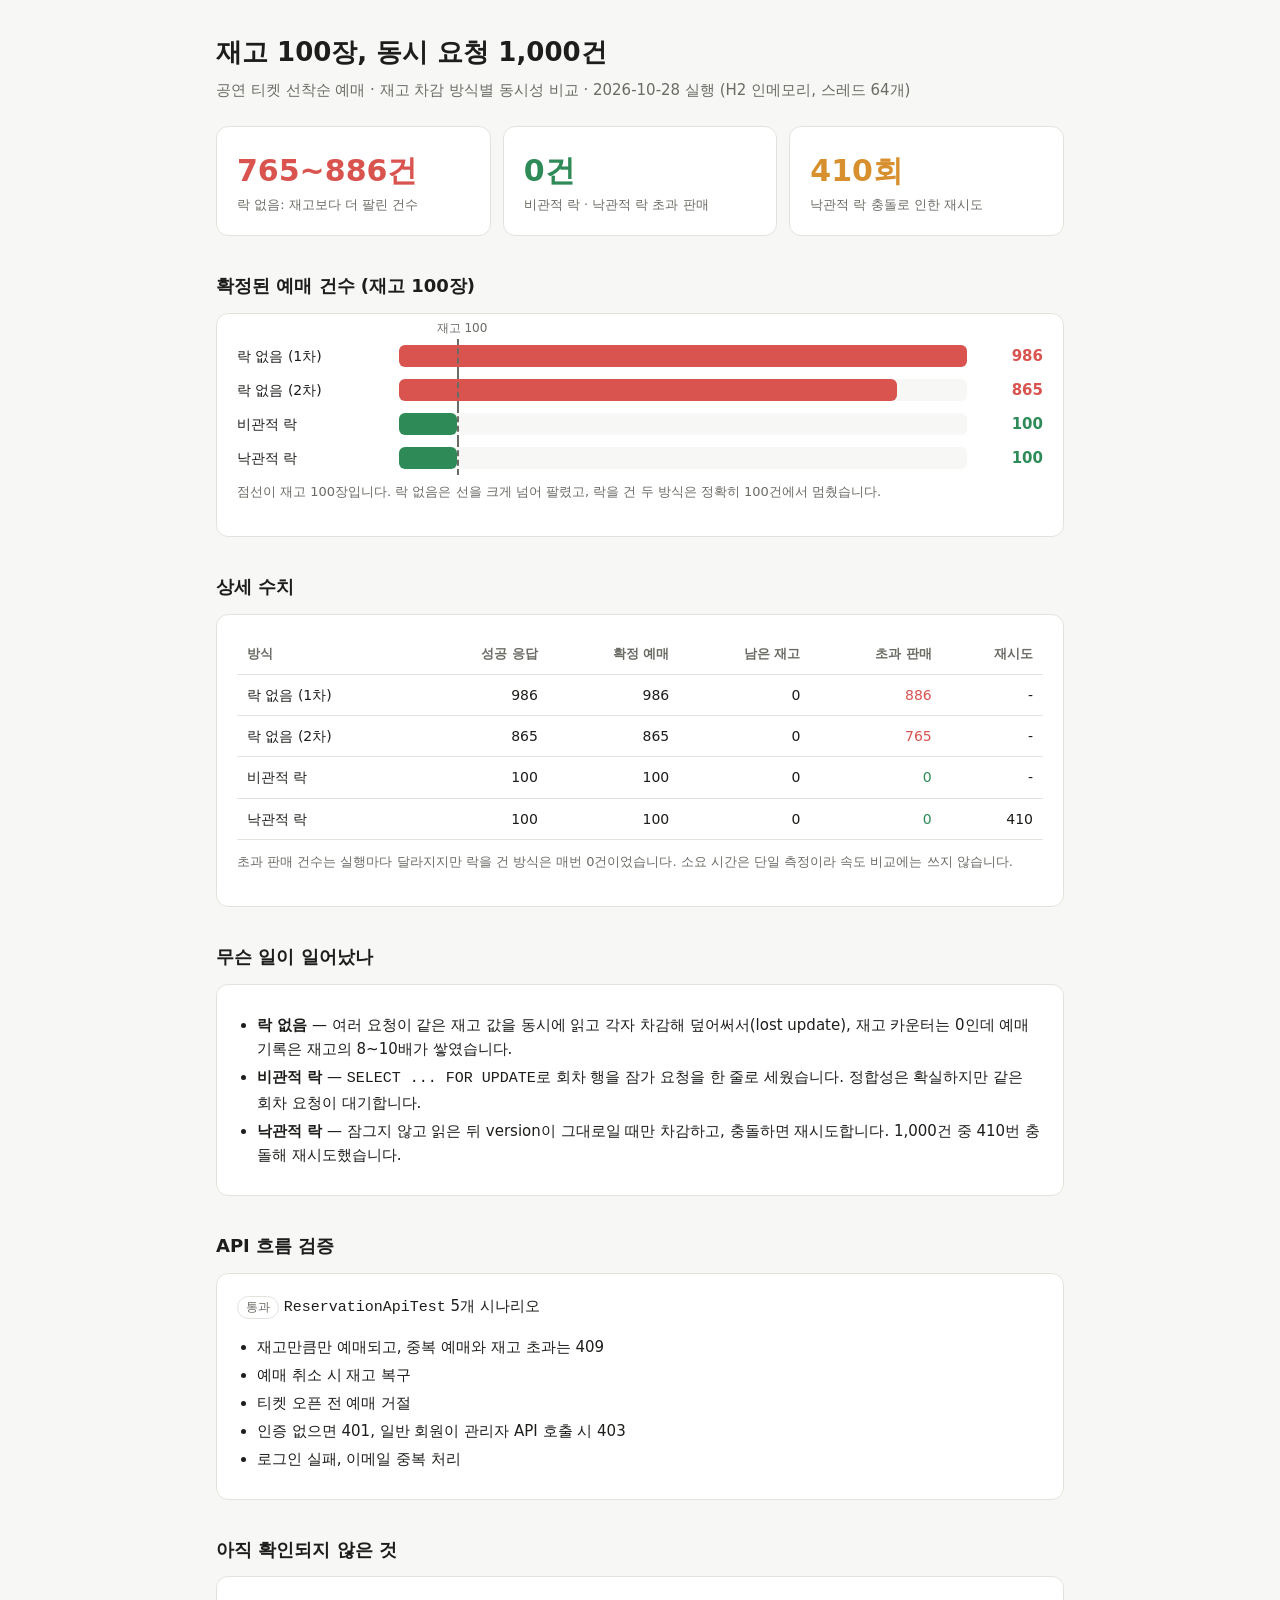
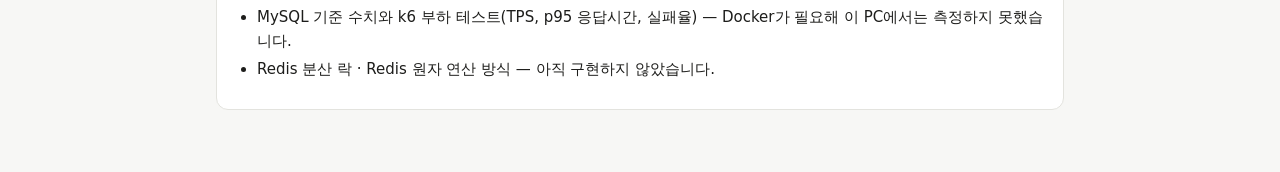
<file: docs/report.html>
<!doctype html>
<html lang="ko">
<head>
<meta charset="utf-8">
<meta name="viewport" content="width=device-width, initial-scale=1">
<title>Ticketing 동시성 결과</title>
<style>
  :root {
    --bg: #f7f7f5; --card: #ffffff; --text: #1d1d1b; --muted: #6b6b66; --line: #e3e3de;
    --bad: #d9534f; --good: #2e8b57; --warn: #d8902f; --accent: #3b6fd4;
  }
  @media (prefers-color-scheme: dark) {
    :root {
      --bg: #17181a; --card: #202225; --text: #ececea; --muted: #9a9a94; --line: #34363a;
      --bad: #ef7672; --good: #4fbf85; --warn: #e6a756; --accent: #7aa2f0;
    }
  }
  * { box-sizing: border-box; }
  body { margin: 0; background: var(--bg); color: var(--text);
         font: 15px/1.6 system-ui, -apple-system, "Segoe UI", "Malgun Gothic", sans-serif; }
  main { max-width: 880px; margin: 0 auto; padding: 32px 16px 64px; }
  h1 { font-size: 26px; margin: 0 0 4px; }
  h2 { font-size: 18px; margin: 36px 0 12px; }
  p.sub { color: var(--muted); margin: 0 0 24px; }
  .card { background: var(--card); border: 1px solid var(--line); border-radius: 12px; padding: 20px; }
  .kpis { display: grid; grid-template-columns: repeat(auto-fit, minmax(190px, 1fr)); gap: 12px; }
  .kpi .v { font-size: 30px; font-weight: 700; }
  .kpi .l { color: var(--muted); font-size: 13px; }
  .bad { color: var(--bad); } .good { color: var(--good); } .warn { color: var(--warn); }
  .bar-row { display: grid; grid-template-columns: 150px 1fr 64px; gap: 12px; align-items: center; margin: 10px 0; }
  .bar-row .name { font-size: 14px; }
  .track { position: relative; height: 22px; background: var(--bg); border-radius: 6px; overflow: visible; }
  .fill { height: 100%; border-radius: 6px; }
  .limit { position: absolute; top: -6px; bottom: -6px; width: 0; border-left: 2px dashed var(--muted); }
  .limit span { position: absolute; top: -20px; left: -22px; font-size: 12px; color: var(--muted); white-space: nowrap; }
  .num { text-align: right; font-variant-numeric: tabular-nums; font-weight: 600; }
  table { width: 100%; border-collapse: collapse; font-size: 14px; }
  th, td { text-align: left; padding: 9px 10px; border-bottom: 1px solid var(--line); }
  th { color: var(--muted); font-weight: 600; font-size: 13px; }
  td.r, th.r { text-align: right; font-variant-numeric: tabular-nums; }
  .tag { display: inline-block; padding: 1px 8px; border-radius: 999px; font-size: 12px; border: 1px solid var(--line); color: var(--muted); }
  ul { padding-left: 20px; margin: 8px 0; } li { margin: 4px 0; }
  .note { color: var(--muted); font-size: 13px; margin-top: 12px; }
  @media (max-width: 560px) { .bar-row { grid-template-columns: 1fr 56px; } .bar-row .track { grid-column: 1 / -1; order: 3; } }
</style>
</head>
<body>
<main>
  <h1>재고 100장, 동시 요청 1,000건</h1>
  <p class="sub">공연 티켓 선착순 예매 · 재고 차감 방식별 동시성 비교 · 2026-10-28 실행 (H2 인메모리, 스레드 64개)</p>

  <div class="kpis">
    <div class="card kpi"><div class="v bad">765~886건</div><div class="l">락 없음: 재고보다 더 팔린 건수</div></div>
    <div class="card kpi"><div class="v good">0건</div><div class="l">비관적 락 · 낙관적 락 초과 판매</div></div>
    <div class="card kpi"><div class="v warn">410회</div><div class="l">낙관적 락 충돌로 인한 재시도</div></div>
  </div>

  <h2>확정된 예매 건수 (재고 100장)</h2>
  <div class="card">
    <div class="bar-row"><div class="name">락 없음 (1차)</div>
      <div class="track"><div class="fill" style="width:100%;background:var(--bad)"></div><div class="limit" style="left:10.15%"><span>재고 100</span></div></div>
      <div class="num bad">986</div></div>
    <div class="bar-row"><div class="name">락 없음 (2차)</div>
      <div class="track"><div class="fill" style="width:87.7%;background:var(--bad)"></div><div class="limit" style="left:10.15%"></div></div>
      <div class="num bad">865</div></div>
    <div class="bar-row"><div class="name">비관적 락</div>
      <div class="track"><div class="fill" style="width:10.15%;background:var(--good)"></div><div class="limit" style="left:10.15%"></div></div>
      <div class="num good">100</div></div>
    <div class="bar-row"><div class="name">낙관적 락</div>
      <div class="track"><div class="fill" style="width:10.15%;background:var(--good)"></div><div class="limit" style="left:10.15%"></div></div>
      <div class="num good">100</div></div>
    <p class="note">점선이 재고 100장입니다. 락 없음은 선을 크게 넘어 팔렸고, 락을 건 두 방식은 정확히 100건에서 멈췄습니다.</p>
  </div>

  <h2>상세 수치</h2>
  <div class="card" style="overflow-x:auto">
    <table>
      <thead><tr><th>방식</th><th class="r">성공 응답</th><th class="r">확정 예매</th><th class="r">남은 재고</th><th class="r">초과 판매</th><th class="r">재시도</th></tr></thead>
      <tbody>
        <tr><td>락 없음 (1차)</td><td class="r">986</td><td class="r">986</td><td class="r">0</td><td class="r bad">886</td><td class="r">-</td></tr>
        <tr><td>락 없음 (2차)</td><td class="r">865</td><td class="r">865</td><td class="r">0</td><td class="r bad">765</td><td class="r">-</td></tr>
        <tr><td>비관적 락</td><td class="r">100</td><td class="r">100</td><td class="r">0</td><td class="r good">0</td><td class="r">-</td></tr>
        <tr><td>낙관적 락</td><td class="r">100</td><td class="r">100</td><td class="r">0</td><td class="r good">0</td><td class="r">410</td></tr>
      </tbody>
    </table>
    <p class="note">초과 판매 건수는 실행마다 달라지지만 락을 건 방식은 매번 0건이었습니다. 소요 시간은 단일 측정이라 속도 비교에는 쓰지 않습니다.</p>
  </div>

  <h2>무슨 일이 일어났나</h2>
  <div class="card">
    <ul>
      <li><b>락 없음</b> — 여러 요청이 같은 재고 값을 동시에 읽고 각자 차감해 덮어써서(lost update), 재고 카운터는 0인데 예매 기록은 재고의 8~10배가 쌓였습니다.</li>
      <li><b>비관적 락</b> — <code>SELECT ... FOR UPDATE</code>로 회차 행을 잠가 요청을 한 줄로 세웠습니다. 정합성은 확실하지만 같은 회차 요청이 대기합니다.</li>
      <li><b>낙관적 락</b> — 잠그지 않고 읽은 뒤 version이 그대로일 때만 차감하고, 충돌하면 재시도합니다. 1,000건 중 410번 충돌해 재시도했습니다.</li>
    </ul>
  </div>

  <h2>API 흐름 검증</h2>
  <div class="card">
    <p style="margin-top:0"><span class="tag">통과</span> <code>ReservationApiTest</code> 5개 시나리오</p>
    <ul>
      <li>재고만큼만 예매되고, 중복 예매와 재고 초과는 409</li>
      <li>예매 취소 시 재고 복구</li>
      <li>티켓 오픈 전 예매 거절</li>
      <li>인증 없으면 401, 일반 회원이 관리자 API 호출 시 403</li>
      <li>로그인 실패, 이메일 중복 처리</li>
    </ul>
  </div>

  <h2>아직 확인되지 않은 것</h2>
  <div class="card">
    <ul>
      <li>MySQL 기준 수치와 k6 부하 테스트(TPS, p95 응답시간, 실패율) — Docker가 필요해 이 PC에서는 측정하지 못했습니다.</li>
      <li>Redis 분산 락 · Redis 원자 연산 방식 — 아직 구현하지 않았습니다.</li>
    </ul>
  </div>
</main>
</body>
</html>
</file>
